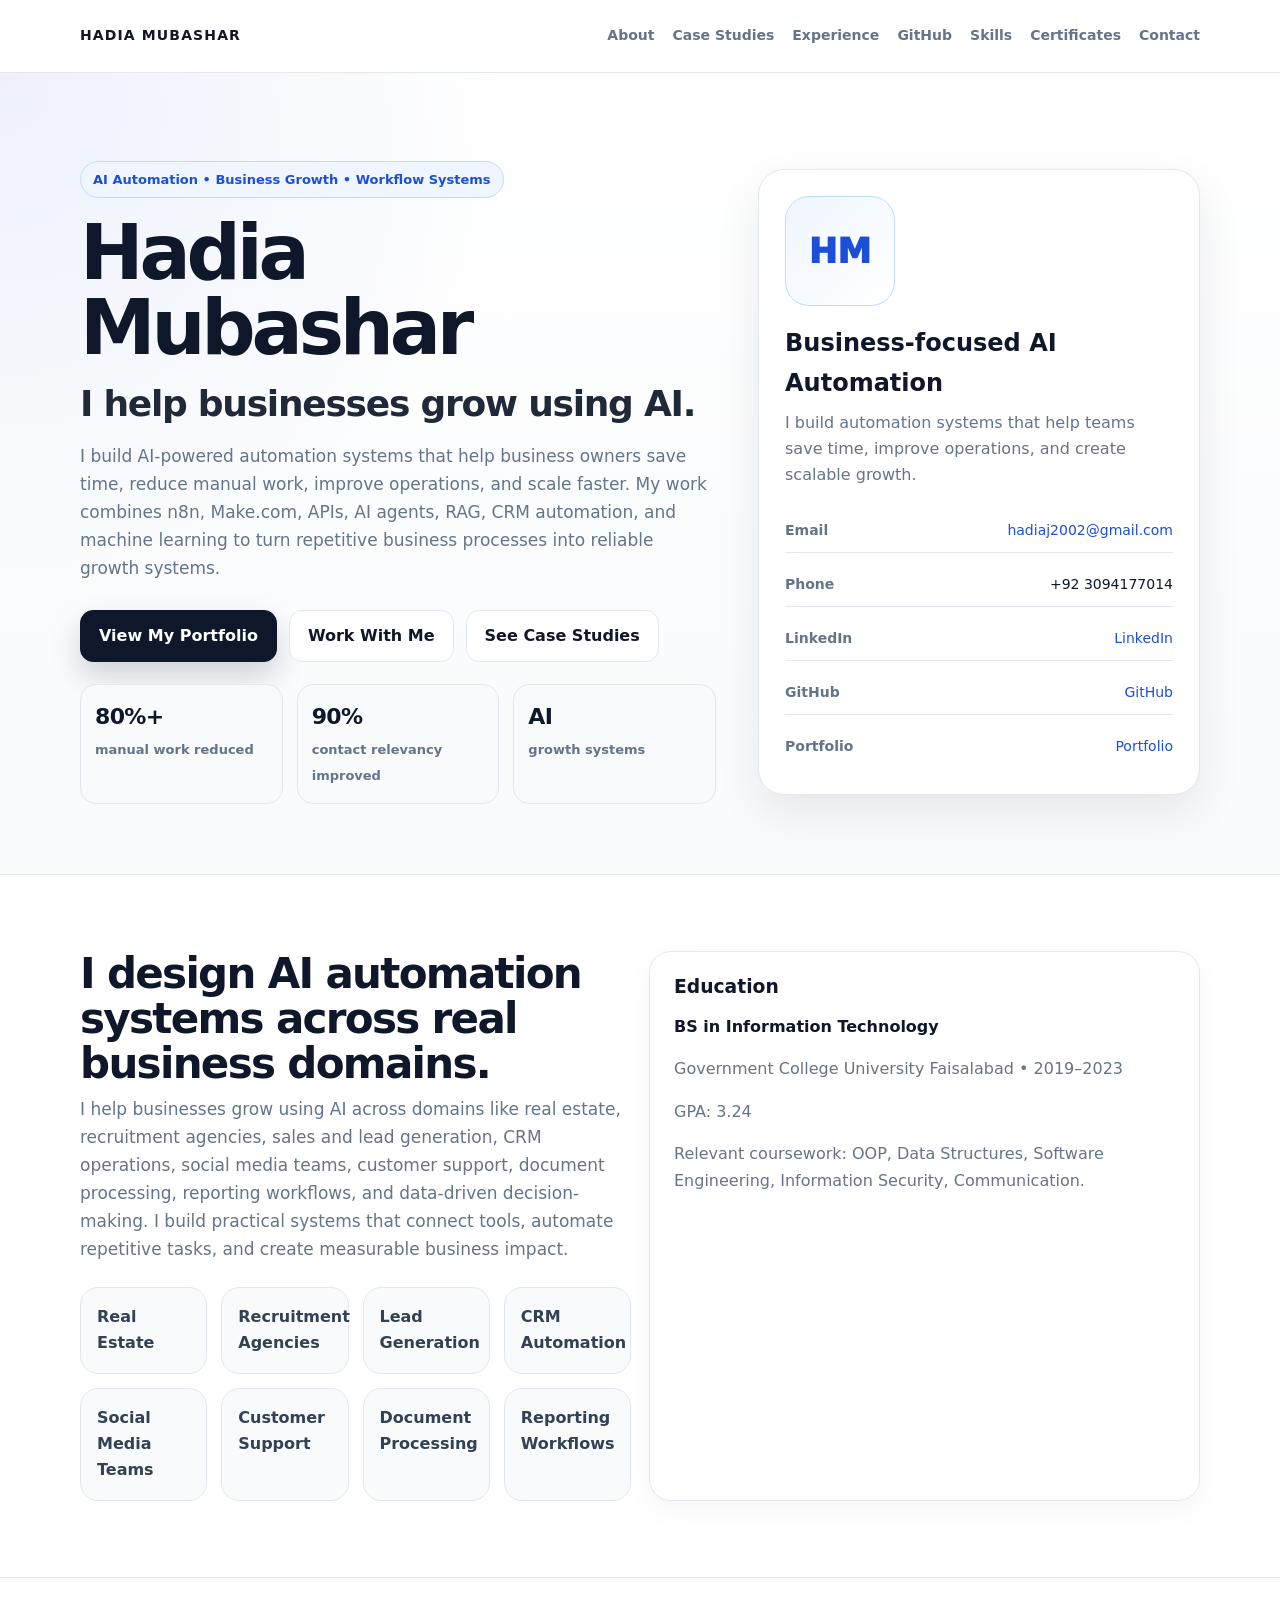
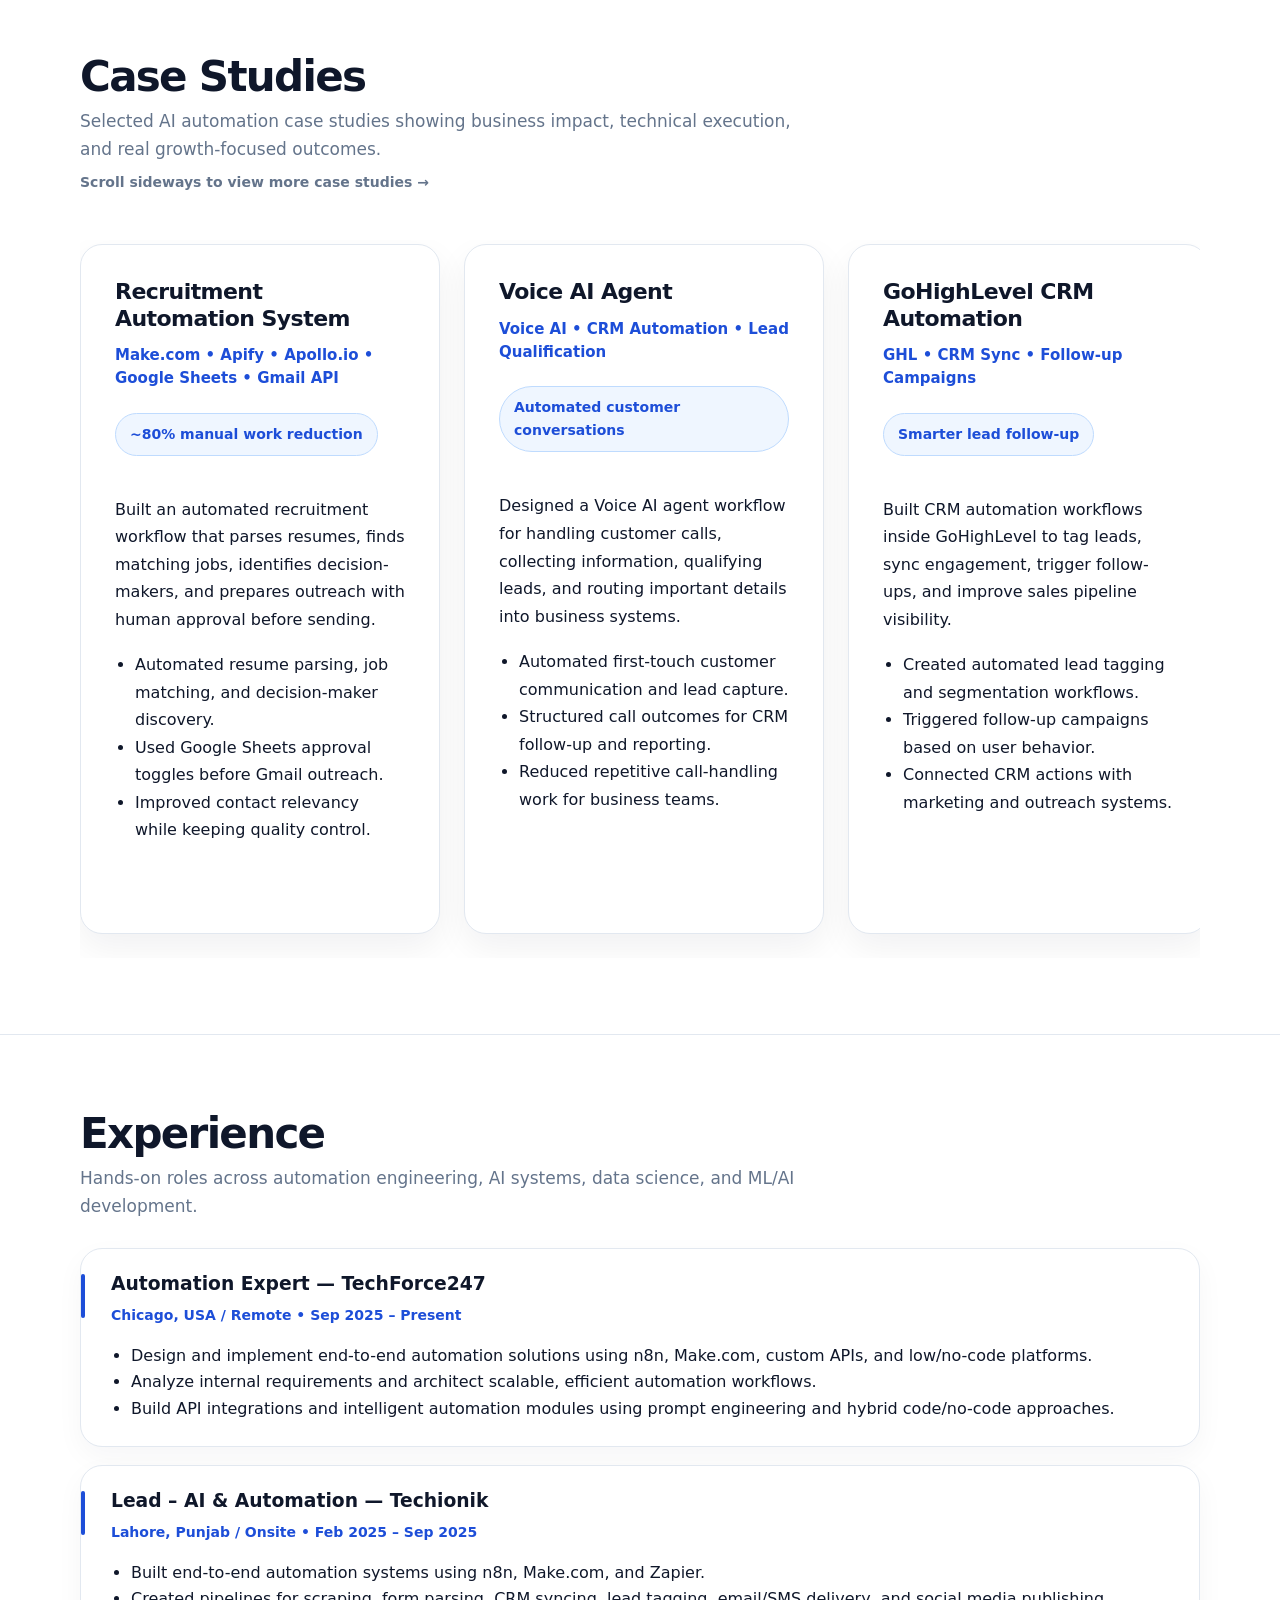
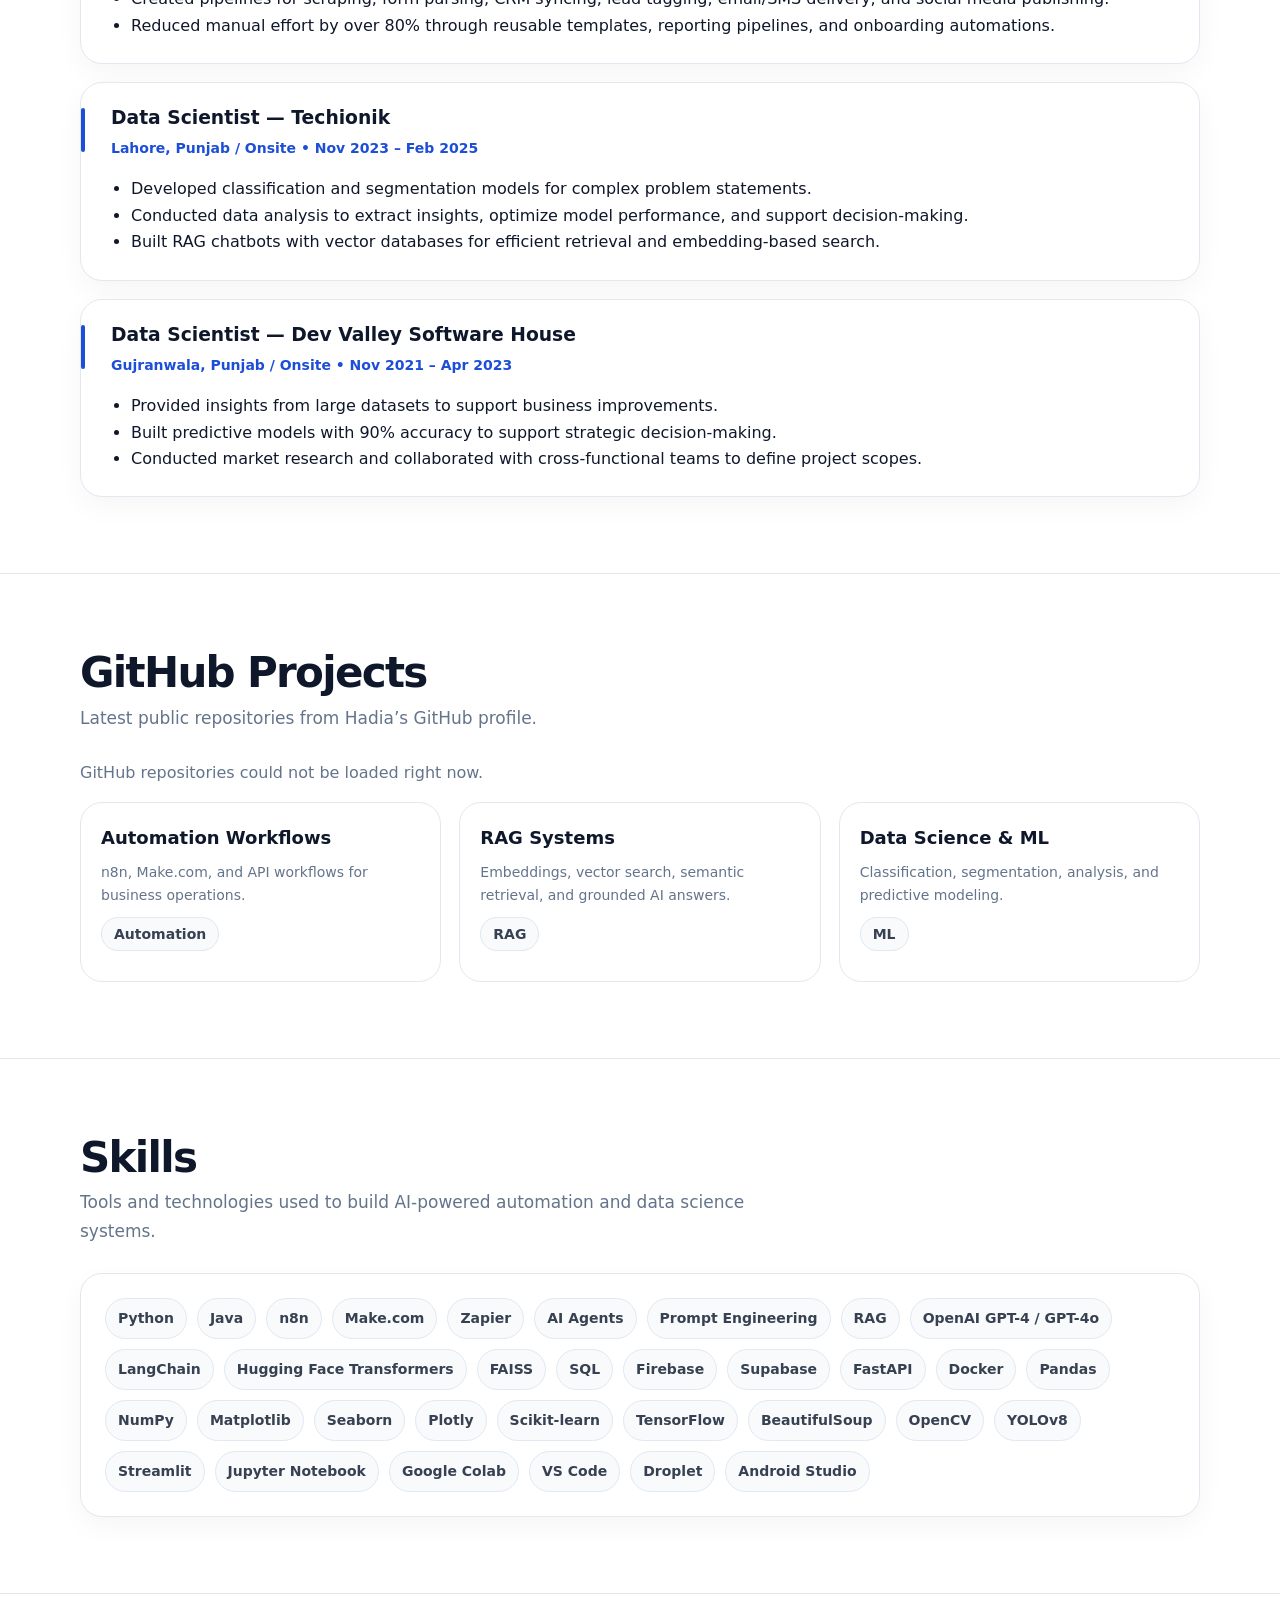
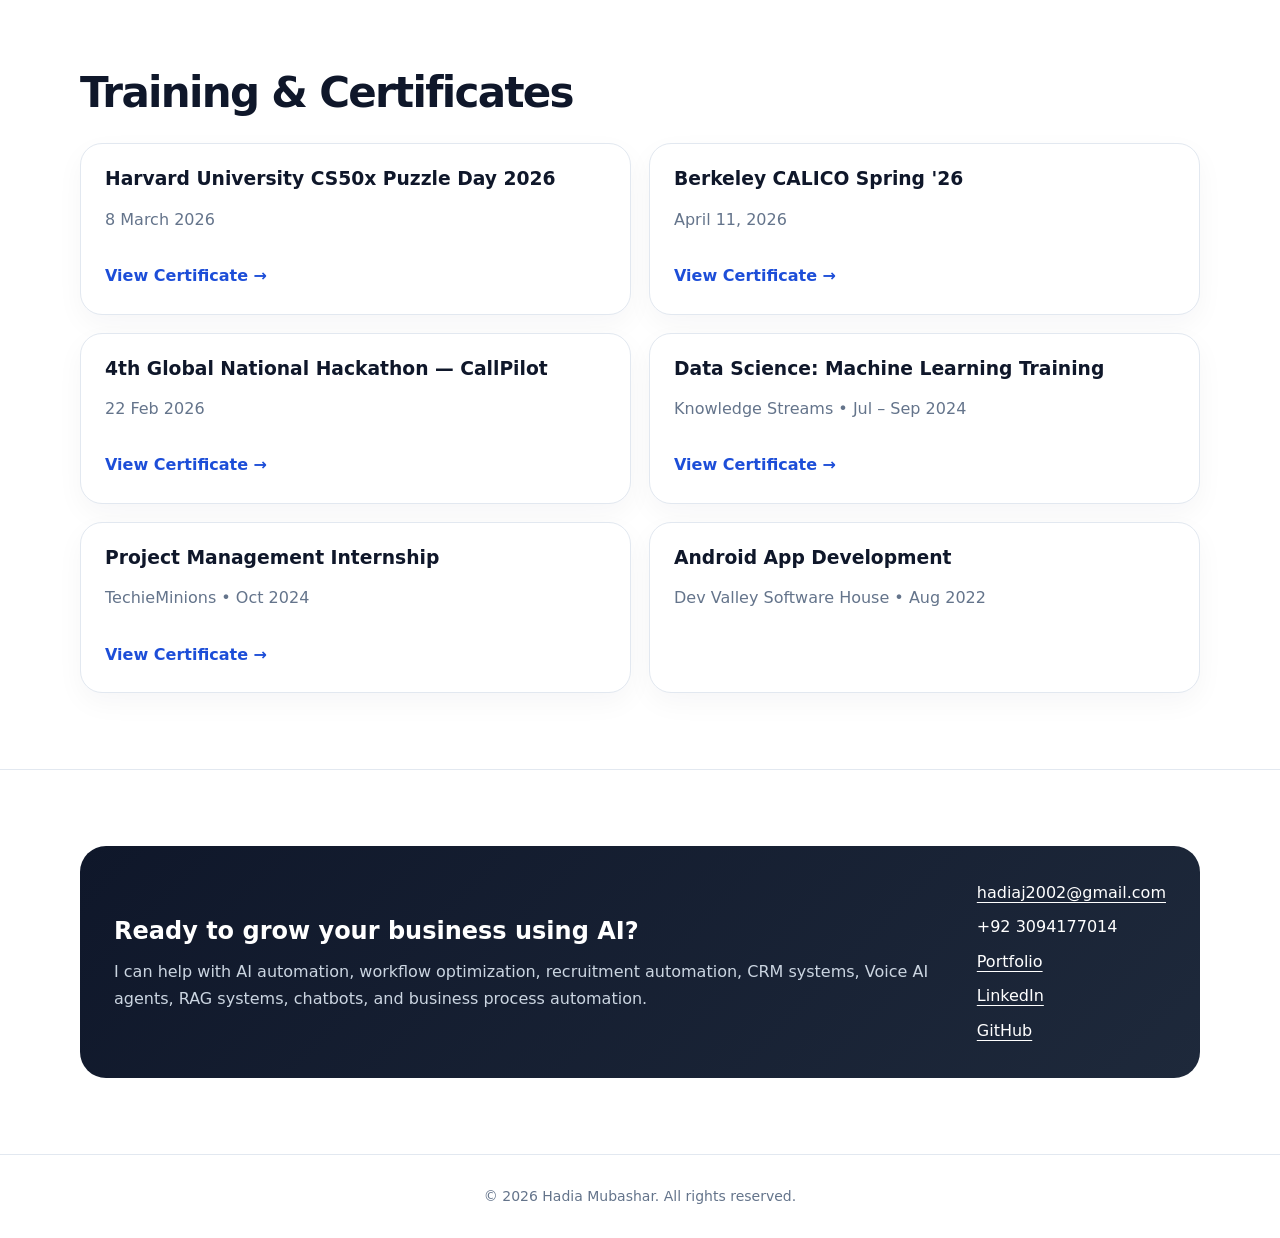
<file: index.html>
<!doctype html>
<html lang="en">
<head>
  <meta charset="utf-8" />
  <meta name="viewport" content="width=device-width,initial-scale=1" />
  <title>Hadia Mubashar — AI Automation Engineer</title>
  <meta name="description" content="Hadia Mubashar — AI Automation Engineer helping businesses grow using AI automation." />

  <style>
    :root {
      --bg:#ffffff;
      --text:#0f172a;
      --muted:#64748b;
      --soft:#f8fafc;
      --line:#e2e8f0;
      --accent:#1d4ed8;
      --accent-soft:#eff6ff;
      --card:#ffffff;
      --shadow:0 18px 45px rgba(15,23,42,.08);
      --radius:22px;
    }

    * { box-sizing:border-box; }
    html { scroll-behavior:smooth; }
    body {
      margin:0;
      font-family:Inter,ui-sans-serif,system-ui,-apple-system,BlinkMacSystemFont,"Segoe UI",Arial,sans-serif;
      background:var(--bg);
      color:var(--text);
      line-height:1.65;
    }

    a { color:var(--accent); text-decoration:none; }
    a:hover { text-decoration:underline; }

    .container { width:min(1120px,calc(100% - 40px)); margin:0 auto; }

    .topbar {
      position:sticky; top:0; z-index:20;
      background:rgba(255,255,255,.92);
      backdrop-filter:blur(12px);
      border-bottom:1px solid var(--line);
    }

    .topbar-inner {
      min-height:72px; display:flex; justify-content:space-between; align-items:center; gap:18px;
    }

    .brand { font-weight:900; letter-spacing:.08em; font-size:14px; }
    .nav { display:flex; gap:18px; flex-wrap:wrap; font-size:14px; font-weight:700; }
    .nav a { color:var(--muted); }
    .nav a:hover { color:var(--text); text-decoration:none; }

    .hero {
      padding:88px 0 70px;
      background:radial-gradient(circle at top left, rgba(29,78,216,.08), transparent 34%),
                 linear-gradient(180deg,#ffffff 0%,#f8fafc 100%);
      border-bottom:1px solid var(--line);
    }

    .hero-grid {
      display:grid; grid-template-columns:1.18fr .82fr; gap:42px; align-items:center;
    }

    .eyebrow {
      display:inline-flex; padding:7px 12px; border:1px solid #bfdbfe; border-radius:999px;
      background:var(--accent-soft); color:var(--accent); font-size:13px; font-weight:800; margin-bottom:18px;
    }

    h1 {
      font-size:clamp(44px,7vw,76px);
      line-height:.98; margin:0 0 18px; letter-spacing:-.055em;
    }

    .subtitle {
      font-size:clamp(24px,3vw,36px);
      color:#1f2937; max-width:820px; margin:0 0 16px; font-weight:800; line-height:1.18;
      letter-spacing:-.035em;
    }

    .hero-copy { color:var(--muted); max-width:760px; margin:0; font-size:17px; }

    .hero-actions { display:flex; flex-wrap:wrap; gap:12px; margin-top:28px; }

    .btn {
      display:inline-flex; align-items:center; justify-content:center; border-radius:13px;
      padding:12px 18px; font-weight:850; border:1px solid var(--line);
      transition:transform .2s ease, box-shadow .2s ease, background .2s ease;
    }
    .btn:hover { transform:translateY(-2px); text-decoration:none; }
    .btn-primary { background:var(--text); color:#fff; border-color:var(--text); box-shadow:0 14px 30px rgba(15,23,42,.18); }
    .btn-primary:hover { color:#fff; }
    .btn-secondary { background:#fff; color:var(--text); }

    .profile-card {
      background:var(--card); border:1px solid var(--line); border-radius:26px;
      box-shadow:var(--shadow); padding:26px;
    }

    .profile-photo {
      width:110px; height:110px; border-radius:24px;
      background:linear-gradient(135deg,#eff6ff,#fff);
      border:1px solid #bfdbfe; display:grid; place-items:center; color:var(--accent);
      font-size:34px; font-weight:950; margin-bottom:18px; overflow:hidden;
    }

    .mini-list { display:grid; gap:10px; margin-top:20px; }
    .mini-row {
      display:flex; justify-content:space-between; gap:14px; border-bottom:1px solid var(--line);
      padding:10px 0; font-size:14px;
    }
    .mini-row span:first-child { color:var(--muted); font-weight:800; }
    .mini-row:last-child { border-bottom:0; }

    .stats { display:grid; grid-template-columns:repeat(3,1fr); gap:14px; margin-top:22px; }
    .stat { background:var(--soft); border:1px solid var(--line); border-radius:16px; padding:14px; }
    .stat strong { display:block; font-size:22px; letter-spacing:-.03em; }
    .stat span { color:var(--muted); font-size:13px; font-weight:700; }

    .section { padding:76px 0; border-bottom:1px solid var(--line); }
    .section-header { display:flex; align-items:end; justify-content:space-between; gap:18px; margin-bottom:28px; }
    .section-title {
      margin:0; font-size:clamp(30px,4vw,42px); letter-spacing:-.04em; line-height:1.08;
    }
    .section-note { margin:8px 0 0; color:var(--muted); max-width:740px; font-size:17px; }

    .grid-2 { display:grid; grid-template-columns:repeat(2,minmax(0,1fr)); gap:18px; }
    .grid-3 { display:grid; grid-template-columns:repeat(3,minmax(0,1fr)); gap:18px; }

    .card {
      background:var(--card); border:1px solid var(--line); border-radius:var(--radius);
      padding:24px; box-shadow:0 10px 28px rgba(15,23,42,.04);
    }
    .card h2,.card h3 { margin-top:0; margin-bottom:8px; line-height:1.2; }
    .meta { color:var(--accent); font-weight:850; font-size:14px; margin-bottom:10px; }
    .muted { color:var(--muted); }
    ul { padding-left:20px; margin-bottom:0; }

    .domain-grid { display:grid; grid-template-columns:repeat(4,minmax(0,1fr)); gap:14px; margin-top:24px; }
    .domain {
      padding:16px; border:1px solid var(--line); border-radius:18px; background:var(--soft);
      font-weight:800; color:#334155;
    }

    .scroll-hint { color:var(--muted); font-size:14px; font-weight:700; margin:8px 0 18px; }
    .case-scroll {
      display:grid;
      grid-auto-flow:column;
      grid-auto-columns:minmax(360px,31%);
      gap:24px;
      overflow-x:auto;
      overscroll-behavior-inline:contain;
      scroll-snap-type:inline mandatory;
      padding:4px 4px 24px;
      scrollbar-width:thin;
    }
    .case-scroll::-webkit-scrollbar { height:10px; }
    .case-scroll::-webkit-scrollbar-track { background:var(--soft); border-radius:999px; }
    .case-scroll::-webkit-scrollbar-thumb { background:#cbd5e1; border-radius:999px; }

    .case-card {
      scroll-snap-align:start;
      border-radius:22px;
      padding:34px;
      min-height:100%;
      border:1px solid var(--line);
      background:#fff;
      box-shadow:0 14px 34px rgba(15,23,42,.06);
      transition:transform .25s ease, box-shadow .25s ease, border-color .25s ease;
    }
    .case-card:hover {
      transform:translateY(-6px);
      box-shadow:0 22px 44px rgba(15,23,42,.10);
      border-color:#bfdbfe;
    }
    .case-card h3 { font-size:22px; letter-spacing:-.025em; margin-bottom:12px; color:var(--text); }
    .case-card .meta { font-size:15px; line-height:1.55; margin-bottom:22px; }
    .case-card p,.case-card li { font-size:16px; line-height:1.72; }
    .result-badge {
      display:inline-flex; width:fit-content; margin:0 0 24px; font-size:14px; padding:9px 14px;
      border:1px solid #bfdbfe; background:var(--accent-soft); color:var(--accent);
      border-radius:999px; font-weight:900;
    }
    .case-card ul { margin-top:18px; }

    .timeline { display:grid; gap:18px; }
    .experience-card { position:relative; padding-left:30px; }
    .experience-card::before {
      content:""; position:absolute; top:25px; left:0; width:4px; height:44px;
      background:var(--accent); border-radius:999px;
    }

    .chips { display:flex; flex-wrap:wrap; gap:10px; }
    .chip {
      padding:8px 12px; border-radius:999px; border:1px solid var(--line); background:var(--soft);
      color:#374151; font-size:14px; font-weight:750;
    }

    .repo-list { display:grid; grid-template-columns:repeat(3,minmax(0,1fr)); gap:18px; }
    .repo-card { background:#fff; border:1px solid var(--line); border-radius:var(--radius); padding:20px; min-height:180px; }
    .repo-card h3 { margin:0 0 8px; font-size:18px; }
    .repo-card p { color:var(--muted); margin:0 0 14px; font-size:14px; }

    .cert-link { display:inline-flex; margin-top:14px; font-weight:850; color:var(--accent); }

    .contact-box {
      background:linear-gradient(135deg,#0f172a,#1e293b); color:#fff; border-radius:26px; padding:34px;
      display:grid; grid-template-columns:1fr auto; gap:24px; align-items:center;
    }
    .contact-box .muted { color:#cbd5e1; }
    .contact-box a { color:#fff; text-decoration:underline; text-underline-offset:4px; }

    .footer { padding:30px 0; color:var(--muted); text-align:center; font-size:14px; }

    .fade-up { opacity:0; transform:translateY(24px); transition:opacity .75s ease, transform .75s ease; }
    .fade-up.visible { opacity:1; transform:translateY(0); }

    @media (max-width:1000px) {
      .case-scroll { grid-auto-columns:minmax(290px,86%); }
      .domain-grid { grid-template-columns:repeat(2,minmax(0,1fr)); }
    }
    @media (max-width:900px) {
      .hero-grid,.grid-2,.grid-3,.repo-list,.contact-box { grid-template-columns:1fr; }
      .topbar-inner { flex-direction:column; align-items:flex-start; padding:16px 0; }
      .hero { padding-top:56px; }
      .stats { grid-template-columns:1fr; }
      .section-header { display:block; }
    }
  </style>
</head>

<body>
  <header class="topbar">
    <div class="container topbar-inner">
      <div class="brand">HADIA MUBASHAR</div>
      <nav class="nav">
        <a href="#about">About</a>
        <a href="#case-studies">Case Studies</a>
        <a href="#experience">Experience</a>
        <a href="#github">GitHub</a>
        <a href="#skills">Skills</a>
        <a href="#certificates">Certificates</a>
        <a href="#contact">Contact</a>
      </nav>
    </div>
  </header>

  <section class="hero fade-up" id="home">
    <div class="container hero-grid">
      <div>
        <div class="eyebrow">AI Automation • Business Growth • Workflow Systems</div>
        <h1>Hadia Mubashar</h1>
        <p class="subtitle">I help businesses grow using AI.</p>
        <p class="hero-copy">
          I build AI-powered automation systems that help business owners save time, reduce manual work,
          improve operations, and scale faster. My work combines n8n, Make.com, APIs, AI agents, RAG,
          CRM automation, and machine learning to turn repetitive business processes into reliable growth systems.
        </p>

        <div class="hero-actions">
          <a class="btn btn-primary" href="https://hadiamubashar.github.io/portfolio/" target="_blank" rel="noreferrer">View My Portfolio</a>
          <a class="btn btn-secondary" href="mailto:hadiaj2002@gmail.com">Work With Me</a>
          <a class="btn btn-secondary" href="#case-studies">See Case Studies</a>
        </div>

        <div class="stats">
          <div class="stat"><strong>80%+</strong><span>manual work reduced</span></div>
          <div class="stat"><strong>90%</strong><span>contact relevancy improved</span></div>
          <div class="stat"><strong>AI</strong><span>growth systems</span></div>
        </div>
      </div>

      <aside class="profile-card fade-up">
        <div class="profile-photo">HM</div>
        <h2 style="margin:0 0 6px;">Business-focused AI Automation</h2>
        <p class="muted" style="margin:0;">I build automation systems that help teams save time, improve operations, and create scalable growth.</p>

        <div class="mini-list">
          <div class="mini-row"><span>Email</span><a href="mailto:hadiaj2002@gmail.com">hadiaj2002@gmail.com</a></div>
          <div class="mini-row"><span>Phone</span><span>+92 3094177014</span></div>
          <div class="mini-row"><span>LinkedIn</span><a href="https://www.linkedin.com/in/hadia-mubashar/" target="_blank" rel="noreferrer">LinkedIn</a></div>
          <div class="mini-row"><span>GitHub</span><a href="https://github.com/HadiaMubashar" target="_blank" rel="noreferrer">GitHub</a></div>
          <div class="mini-row"><span>Portfolio</span><a href="https://hadiamubashar.github.io/portfolio/" target="_blank" rel="noreferrer">Portfolio</a></div>
        </div>
      </aside>
    </div>
  </section>

  <main>
    <section class="section fade-up" id="about">
      <div class="container grid-2">
        <div>
          <h2 class="section-title">I design AI automation systems across real business domains.</h2>
          <p class="section-note">
            I help businesses grow using AI across domains like real estate, recruitment agencies,
            sales and lead generation, CRM operations, social media teams, customer support,
            document processing, reporting workflows, and data-driven decision-making. I build practical
            systems that connect tools, automate repetitive tasks, and create measurable business impact.
          </p>
          <div class="domain-grid">
            <div class="domain">Real Estate</div>
            <div class="domain">Recruitment Agencies</div>
            <div class="domain">Lead Generation</div>
            <div class="domain">CRM Automation</div>
            <div class="domain">Social Media Teams</div>
            <div class="domain">Customer Support</div>
            <div class="domain">Document Processing</div>
            <div class="domain">Reporting Workflows</div>
          </div>
        </div>

        <div class="card fade-up">
          <h3>Education</h3>
          <p><strong>BS in Information Technology</strong></p>
          <p class="muted">Government College University Faisalabad • 2019–2023</p>
          <p class="muted">GPA: 3.24</p>
          <p class="muted">Relevant coursework: OOP, Data Structures, Software Engineering, Information Security, Communication.</p>
        </div>
      </div>
    </section>

    <section class="section fade-up" id="case-studies">
      <div class="container">
        <div class="section-header">
          <div>
            <h2 class="section-title">Case Studies</h2>
            <p class="section-note">
              Selected AI automation case studies showing business impact, technical execution, and real growth-focused outcomes.
            </p>
            <p class="scroll-hint">Scroll sideways to view more case studies →</p>
          </div>
        </div>

        <div class="case-scroll">
          <article class="card case-card fade-up">
            <h3>Recruitment Automation System</h3>
            <div class="meta">Make.com • Apify • Apollo.io • Google Sheets • Gmail API</div>
            <div class="result-badge">~80% manual work reduction</div>
            <p>Built an automated recruitment workflow that parses resumes, finds matching jobs, identifies decision-makers, and prepares outreach with human approval before sending.</p>
            <ul>
              <li>Automated resume parsing, job matching, and decision-maker discovery.</li>
              <li>Used Google Sheets approval toggles before Gmail outreach.</li>
              <li>Improved contact relevancy while keeping quality control.</li>
            </ul>
          </article>

          <article class="card case-card fade-up">
            <h3>Voice AI Agent</h3>
            <div class="meta">Voice AI • CRM Automation • Lead Qualification</div>
            <div class="result-badge">Automated customer conversations</div>
            <p>Designed a Voice AI agent workflow for handling customer calls, collecting information, qualifying leads, and routing important details into business systems.</p>
            <ul>
              <li>Automated first-touch customer communication and lead capture.</li>
              <li>Structured call outcomes for CRM follow-up and reporting.</li>
              <li>Reduced repetitive call-handling work for business teams.</li>
            </ul>
          </article>

          <article class="card case-card fade-up">
            <h3>GoHighLevel CRM Automation</h3>
            <div class="meta">GHL • CRM Sync • Follow-up Campaigns</div>
            <div class="result-badge">Smarter lead follow-up</div>
            <p>Built CRM automation workflows inside GoHighLevel to tag leads, sync engagement, trigger follow-ups, and improve sales pipeline visibility.</p>
            <ul>
              <li>Created automated lead tagging and segmentation workflows.</li>
              <li>Triggered follow-up campaigns based on user behavior.</li>
              <li>Connected CRM actions with marketing and outreach systems.</li>
            </ul>
          </article>

          <article class="card case-card fade-up">
            <h3>Knowledge Retrieval Engine (RAG)</h3>
            <div class="meta">LangChain • FAISS • Hugging Face • Vector Search</div>
            <div class="result-badge">Semantic search + grounded answers</div>
            <p>Developed a retrieval engine that processes large text sources, creates vector embeddings, and answers user questions with relevant retrieved context.</p>
            <ul>
              <li>Used FAISS embeddings for fast semantic retrieval.</li>
              <li>Built summarization and contextual Q&A over large text databases.</li>
              <li>Focused on accurate, grounded responses instead of generic AI output.</li>
            </ul>
          </article>

          <article class="card case-card fade-up">
            <h3>AI Social Media Automation Agent</h3>
            <div class="meta">n8n • OpenAI • MidJourney • GoHighLevel CRM</div>
            <div class="result-badge">Ideation to publishing</div>
            <p>Built an AI agent workflow that manages content ideation, caption writing, image prompt creation, scheduling, publishing, and CRM engagement sync.</p>
            <ul>
              <li>Generated brand-aligned captions and creative image prompts.</li>
              <li>Automated scheduling and publishing across social platforms.</li>
              <li>Synced engagement signals to CRM for automated follow-up workflows.</li>
            </ul>
          </article>

          <article class="card case-card fade-up">
            <h3>Prime Street Classification System</h3>
            <div class="meta">Real Estate Data Analysis • NLP • OpenAI Transformers</div>
            <div class="result-badge">Premium-zone detection</div>
            <p>Built a scalable real-estate system to identify streets with higher €/m² values than nearby areas, helping improve valuation accuracy.</p>
            <ul>
              <li>Normalized property listing data and street names.</li>
              <li>Adjusted pricing for inflation and premium-zone effects.</li>
              <li>Generated structured reports for real-estate insights.</li>
            </ul>
          </article>
        </div>
      </div>
    </section>

    <section class="section fade-up" id="experience">
      <div class="container">
        <div class="section-header">
          <div>
            <h2 class="section-title">Experience</h2>
            <p class="section-note">Hands-on roles across automation engineering, AI systems, data science, and ML/AI development.</p>
          </div>
        </div>

        <div class="timeline">
          <article class="card experience-card fade-up">
            <h3>Automation Expert — TechForce247</h3>
            <div class="meta">Chicago, USA / Remote • Sep 2025 – Present</div>
            <ul>
              <li>Design and implement end-to-end automation solutions using n8n, Make.com, custom APIs, and low/no-code platforms.</li>
              <li>Analyze internal requirements and architect scalable, efficient automation workflows.</li>
              <li>Build API integrations and intelligent automation modules using prompt engineering and hybrid code/no-code approaches.</li>
            </ul>
          </article>

          <article class="card experience-card fade-up">
            <h3>Lead – AI & Automation — Techionik</h3>
            <div class="meta">Lahore, Punjab / Onsite • Feb 2025 – Sep 2025</div>
            <ul>
              <li>Built end-to-end automation systems using n8n, Make.com, and Zapier.</li>
              <li>Created pipelines for scraping, form parsing, CRM syncing, lead tagging, email/SMS delivery, and social media publishing.</li>
              <li>Reduced manual effort by over 80% through reusable templates, reporting pipelines, and onboarding automations.</li>
            </ul>
          </article>

          <article class="card experience-card fade-up">
            <h3>Data Scientist — Techionik</h3>
            <div class="meta">Lahore, Punjab / Onsite • Nov 2023 – Feb 2025</div>
            <ul>
              <li>Developed classification and segmentation models for complex problem statements.</li>
              <li>Conducted data analysis to extract insights, optimize model performance, and support decision-making.</li>
              <li>Built RAG chatbots with vector databases for efficient retrieval and embedding-based search.</li>
            </ul>
          </article>

          <article class="card experience-card fade-up">
            <h3>Data Scientist — Dev Valley Software House</h3>
            <div class="meta">Gujranwala, Punjab / Onsite • Nov 2021 – Apr 2023</div>
            <ul>
              <li>Provided insights from large datasets to support business improvements.</li>
              <li>Built predictive models with 90% accuracy to support strategic decision-making.</li>
              <li>Conducted market research and collaborated with cross-functional teams to define project scopes.</li>
            </ul>
          </article>
        </div>
      </div>
    </section>

    <section class="section fade-up" id="github">
      <div class="container">
        <div class="section-header">
          <div>
            <h2 class="section-title">GitHub Projects</h2>
            <p class="section-note">Latest public repositories from Hadia’s GitHub profile.</p>
          </div>
        </div>

        <div id="repoStatus" class="muted" style="margin-bottom:16px;">Loading public GitHub repositories...</div>
        <div id="repoList" class="repo-list">
          <article class="repo-card"><h3>Automation Workflows</h3><p>n8n, Make.com, and API workflows for business operations.</p><span class="chip">Automation</span></article>
          <article class="repo-card"><h3>RAG Systems</h3><p>Embeddings, vector search, semantic retrieval, and grounded AI answers.</p><span class="chip">RAG</span></article>
          <article class="repo-card"><h3>Data Science & ML</h3><p>Classification, segmentation, analysis, and predictive modeling.</p><span class="chip">ML</span></article>
        </div>
      </div>
    </section>

    <section class="section fade-up" id="skills">
      <div class="container">
        <div class="section-header">
          <div>
            <h2 class="section-title">Skills</h2>
            <p class="section-note">Tools and technologies used to build AI-powered automation and data science systems.</p>
          </div>
        </div>

        <div class="card fade-up">
          <div class="chips">
            <span class="chip">Python</span><span class="chip">Java</span><span class="chip">n8n</span><span class="chip">Make.com</span><span class="chip">Zapier</span>
            <span class="chip">AI Agents</span><span class="chip">Prompt Engineering</span><span class="chip">RAG</span><span class="chip">OpenAI GPT-4 / GPT-4o</span>
            <span class="chip">LangChain</span><span class="chip">Hugging Face Transformers</span><span class="chip">FAISS</span><span class="chip">SQL</span>
            <span class="chip">Firebase</span><span class="chip">Supabase</span><span class="chip">FastAPI</span><span class="chip">Docker</span>
            <span class="chip">Pandas</span><span class="chip">NumPy</span><span class="chip">Matplotlib</span><span class="chip">Seaborn</span>
            <span class="chip">Plotly</span><span class="chip">Scikit-learn</span><span class="chip">TensorFlow</span><span class="chip">BeautifulSoup</span>
            <span class="chip">OpenCV</span><span class="chip">YOLOv8</span><span class="chip">Streamlit</span><span class="chip">Jupyter Notebook</span>
            <span class="chip">Google Colab</span><span class="chip">VS Code</span><span class="chip">Droplet</span><span class="chip">Android Studio</span>
          </div>
        </div>
      </div>
    </section>

    <section class="section fade-up" id="certificates">
      <div class="container">
        <div class="section-header">
          <div>
            <h2 class="section-title">Training & Certificates</h2>
          </div>
        </div>

        <div class="grid-2">
          <article class="card fade-up">
            <h3>Harvard University CS50x Puzzle Day 2026</h3>
            <p class="muted">8 March 2026</p>
            <a class="cert-link" href="https://drive.google.com/file/d/1s0rEgX4c4RNOcwZhE4A9QngCu1BzQUWk/view?usp=drive_link" target="_blank" rel="noreferrer">View Certificate →</a>
          </article>

          <article class="card fade-up">
            <h3>Berkeley CALICO Spring '26</h3>
            <p class="muted">April 11, 2026</p>
            <a class="cert-link" href="https://drive.google.com/file/d/141whKXjEwCunE52K6fv_oi3qEcRtKR_A/view?usp=sharing" target="_blank" rel="noreferrer">View Certificate →</a>
          </article>

          <article class="card fade-up">
            <h3>4th Global National Hackathon — CallPilot</h3>
            <p class="muted">22 Feb 2026</p>
            <a class="cert-link" href="https://drive.google.com/file/d/1RfRGDyEciyOn0qb3_xqL2e-466W4nHzY/view?usp=drive_link" target="_blank" rel="noreferrer">View Certificate →</a>
          </article>

          <article class="card fade-up">
            <h3>Data Science: Machine Learning Training</h3>
            <p class="muted">Knowledge Streams • Jul – Sep 2024</p>
            <a class="cert-link" href="https://drive.google.com/file/d/1d1r1iP-gQBYZKrZMtq_hJq53hEU9WMjp/view?usp=drive_link" target="_blank" rel="noreferrer">View Certificate →</a>
          </article>

          <article class="card fade-up">
            <h3>Project Management Internship</h3>
            <p class="muted">TechieMinions • Oct 2024</p>
            <a class="cert-link" href="https://drive.google.com/file/d/1dzwsrcPXFBH-0VkGVCvenO6fg6EuCDfs/view?usp=drive_link" target="_blank" rel="noreferrer">View Certificate →</a>
          </article>

          <article class="card fade-up">
            <h3>Android App Development</h3>
            <p class="muted">Dev Valley Software House • Aug 2022</p>
          </article>
        </div>
      </div>
    </section>

    <section class="section fade-up" id="contact">
      <div class="container">
        <div class="contact-box">
          <div>
            <h2 style="margin:0 0 8px;">Ready to grow your business using AI?</h2>
            <p class="muted" style="margin:0;">
              I can help with AI automation, workflow optimization, recruitment automation, CRM systems, Voice AI agents, RAG systems, chatbots, and business process automation.
            </p>
          </div>
          <div>
            <p style="margin:0 0 8px;"><a href="mailto:hadiaj2002@gmail.com">hadiaj2002@gmail.com</a></p>
            <p style="margin:0 0 8px;">+92 3094177014</p>
            <p style="margin:0 0 8px;"><a href="https://hadiamubashar.github.io/portfolio/" target="_blank" rel="noreferrer">Portfolio</a></p>
            <p style="margin:0 0 8px;"><a href="https://www.linkedin.com/in/hadia-mubashar/" target="_blank" rel="noreferrer">LinkedIn</a></p>
            <p style="margin:0;"><a href="https://github.com/HadiaMubashar" target="_blank" rel="noreferrer">GitHub</a></p>
          </div>
        </div>
      </div>
    </section>
  </main>

  <footer class="footer">© 2026 Hadia Mubashar. All rights reserved.</footer>

  <script>
    const GITHUB_USERNAME = "HadiaMubashar";
    const repoStatus = document.getElementById("repoStatus");
    const repoList = document.getElementById("repoList");

    async function loadRepos() {
      try {
        const response = await fetch(`https://api.github.com/users/${GITHUB_USERNAME}/repos?sort=updated&per_page=6`);
        if (!response.ok) {
          repoStatus.textContent = "Could not load GitHub repositories right now.";
          return;
        }
        const repos = await response.json();
        const usefulRepos = repos.filter(repo => !repo.fork).slice(0, 6);
        if (!usefulRepos.length) {
          repoStatus.textContent = "No public repositories found yet.";
          return;
        }
        repoStatus.textContent = "Latest public repositories from GitHub.";
        repoList.innerHTML = usefulRepos.map(repo => `
          <article class="repo-card fade-up visible">
            <h3><a href="${repo.html_url}" target="_blank" rel="noreferrer">${repo.name}</a></h3>
            <p>${repo.description || "Public GitHub project by Hadia Mubashar."}</p>
            <span class="chip">${repo.language || "Project"}</span>
          </article>
        `).join("");
      } catch (error) {
        repoStatus.textContent = "GitHub repositories could not be loaded right now.";
      }
    }
    loadRepos();

    const animatedItems = document.querySelectorAll(".fade-up");
    const observer = new IntersectionObserver((entries) => {
      entries.forEach((entry) => {
        if (entry.isIntersecting) {
          entry.target.classList.add("visible");
          observer.unobserve(entry.target);
        }
      });
    }, { threshold: 0.12 });
    animatedItems.forEach((item) => observer.observe(item));
  </script>
</body>
</html>
</file>
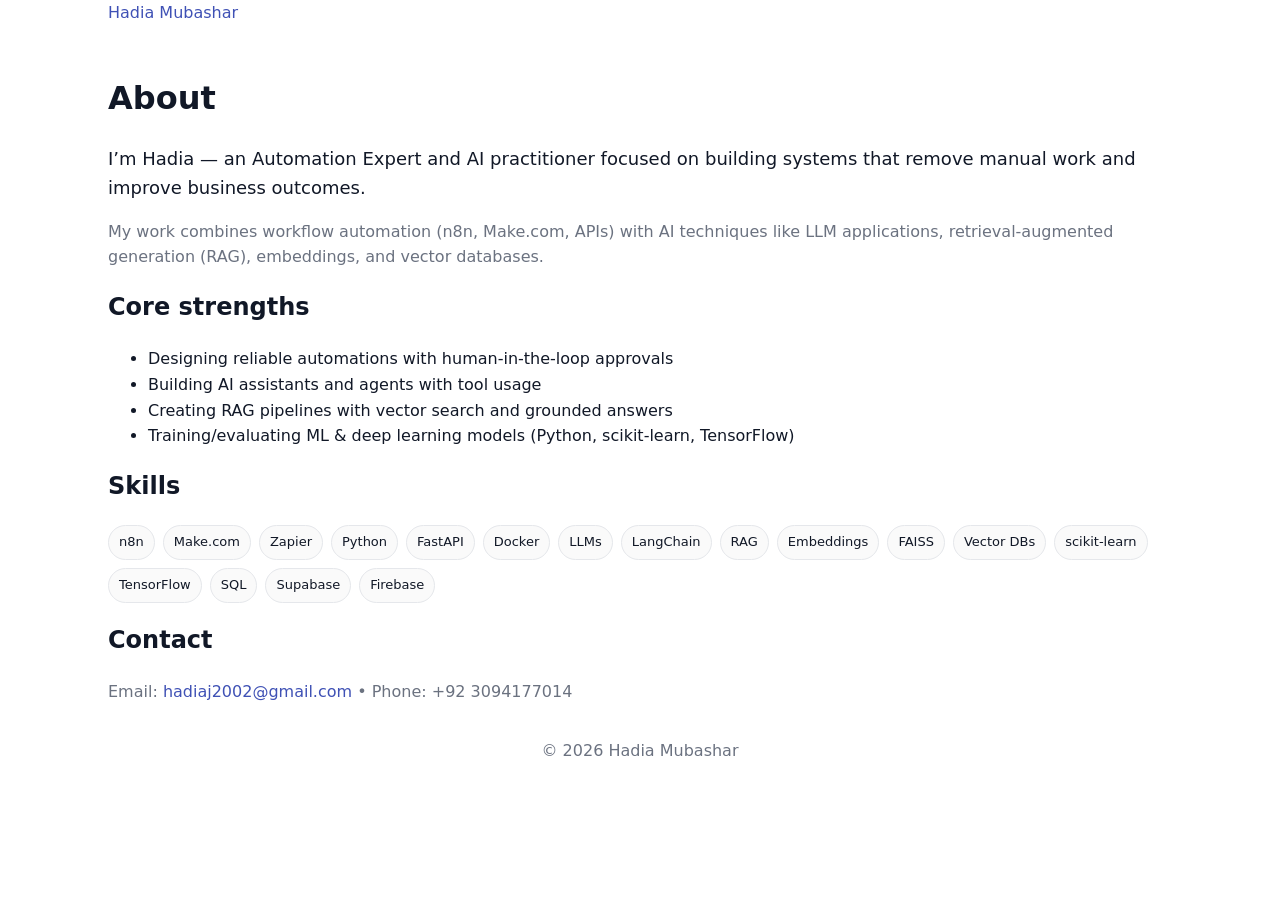
<file: about.html>
<!doctype html>
<html lang="en">
<head>
  <meta charset="utf-8" />
  <meta name="viewport" content="width=device-width,initial-scale=1" />
  <title>About — Hadia Mubashar</title>
  <meta name="description" content="About Hadia Mubashar — Automation and AI builder." />
  <link rel="icon" href="./assets/favicon.svg" />
  <link rel="stylesheet" href="./assets/styles.css" />
</head>
<body>
  <header class="site-header">
    <div class="container header-inner">
      <a class="logo" href="./">Hadia Mubashar</a>
      <nav class="nav">
        <a href="./">Home</a>
        <a href="./blog.html">Blog</a>
        <a href="./projects.html">Projects</a>
        <a class="active" href="./about.html">About</a>
      </nav>
    </div>
  </header>

  <main class="container page">
    <h1 class="page-title">About</h1>

    <section class="card">
      <p class="lead">
        I’m Hadia — an Automation Expert and AI practitioner focused on building systems that remove manual work
        and improve business outcomes.
      </p>

      <p class="muted">
        My work combines workflow automation (n8n, Make.com, APIs) with AI techniques like LLM applications,
        retrieval-augmented generation (RAG), embeddings, and vector databases.
      </p>

      <h2 style="margin-top:18px">Core strengths</h2>
      <ul class="list">
        <li>Designing reliable automations with human-in-the-loop approvals</li>
        <li>Building AI assistants and agents with tool usage</li>
        <li>Creating RAG pipelines with vector search and grounded answers</li>
        <li>Training/evaluating ML & deep learning models (Python, scikit-learn, TensorFlow)</li>
      </ul>

      <h2 style="margin-top:18px">Skills</h2>
      <div class="chips">
        <span class="chip">n8n</span><span class="chip">Make.com</span><span class="chip">Zapier</span>
        <span class="chip">Python</span><span class="chip">FastAPI</span><span class="chip">Docker</span>
        <span class="chip">LLMs</span><span class="chip">LangChain</span><span class="chip">RAG</span>
        <span class="chip">Embeddings</span><span class="chip">FAISS</span><span class="chip">Vector DBs</span>
        <span class="chip">scikit-learn</span><span class="chip">TensorFlow</span>
        <span class="chip">SQL</span><span class="chip">Supabase</span><span class="chip">Firebase</span>
      </div>

      <h2 style="margin-top:18px">Contact</h2>
      <p class="muted">
        Email: <a id="emailText" href="#">hadiaj2002@gmail.com</a> • Phone: +92 3094177014
      </p>
    </section>

    <footer class="footer">© <span id="year"></span> Hadia Mubashar</footer>
  </main>

  <script src="./assets/config.js"></script>
  <script src="./assets/app.js"></script>
</body>
</html>
</file>
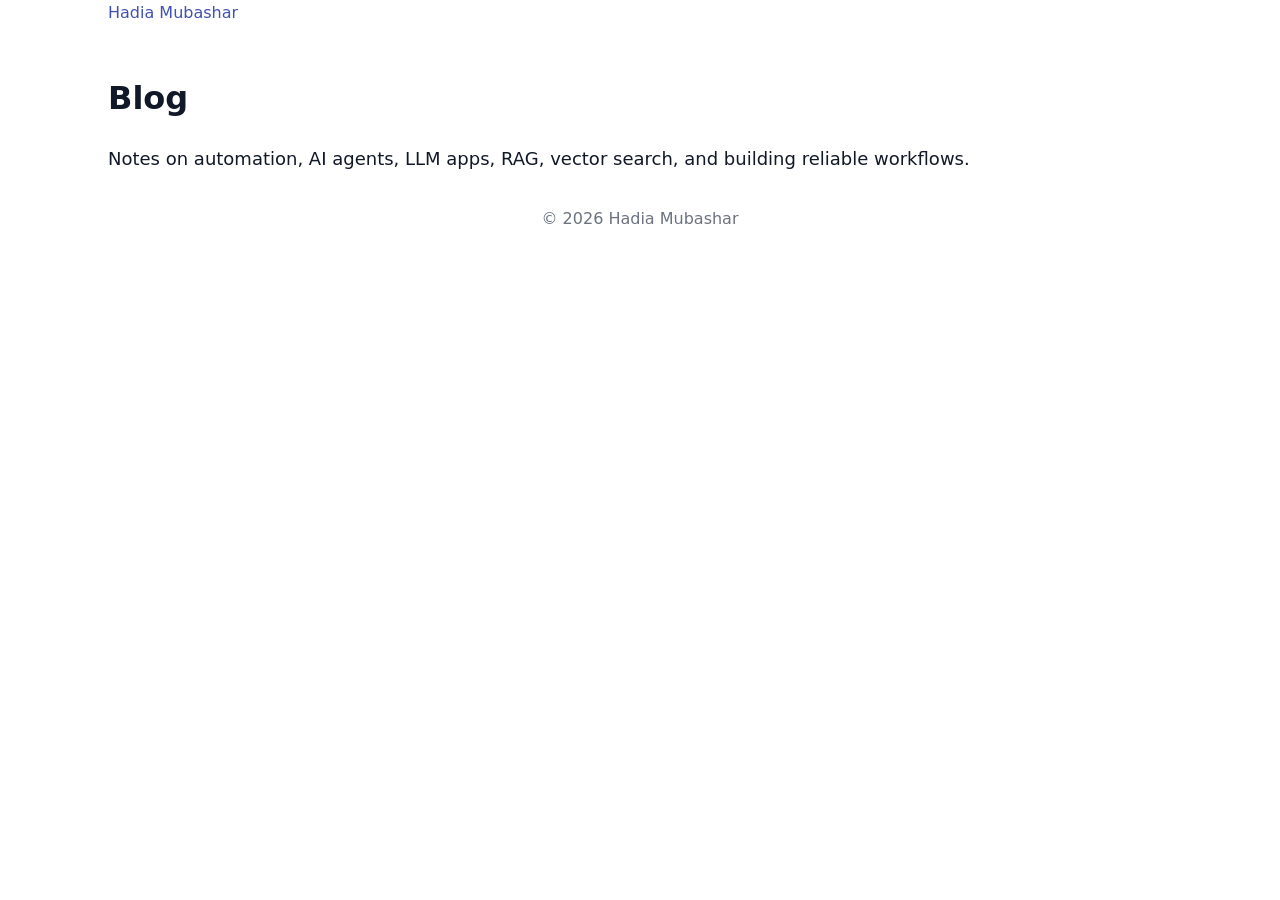
<file: blog.html>
<!doctype html>
<html lang="en">
<head>
  <meta charset="utf-8" />
  <meta name="viewport" content="width=device-width,initial-scale=1" />
  <title>Blog — Hadia Mubashar</title>
  <meta name="description" content="Blog posts on automation, AI agents, RAG, LLM apps, and building reliable systems." />
  <link rel="icon" href="./assets/favicon.svg" />
  <link rel="stylesheet" href="./assets/styles.css" />
</head>
<body>
  <header class="site-header">
    <div class="container header-inner">
      <a class="logo" href="./">Hadia Mubashar</a>
      <nav class="nav">
        <a href="./">Home</a>
        <a class="active" href="./blog.html">Blog</a>
        <a href="./projects.html">Projects</a>
        <a href="./about.html">About</a>
      </nav>
    </div>
  </header>

  <main class="container page">
    <h1 class="page-title">Blog</h1>
    <p class="lead">Notes on automation, AI agents, LLM apps, RAG, vector search, and building reliable workflows.</p>

    <div class="posts" id="allPosts"></div>

    <footer class="footer">© <span id="year"></span> Hadia Mubashar</footer>
  </main>

  <script src="./assets/config.js"></script>
  <script src="./assets/app.js"></script>
</body>
</html>
</file>
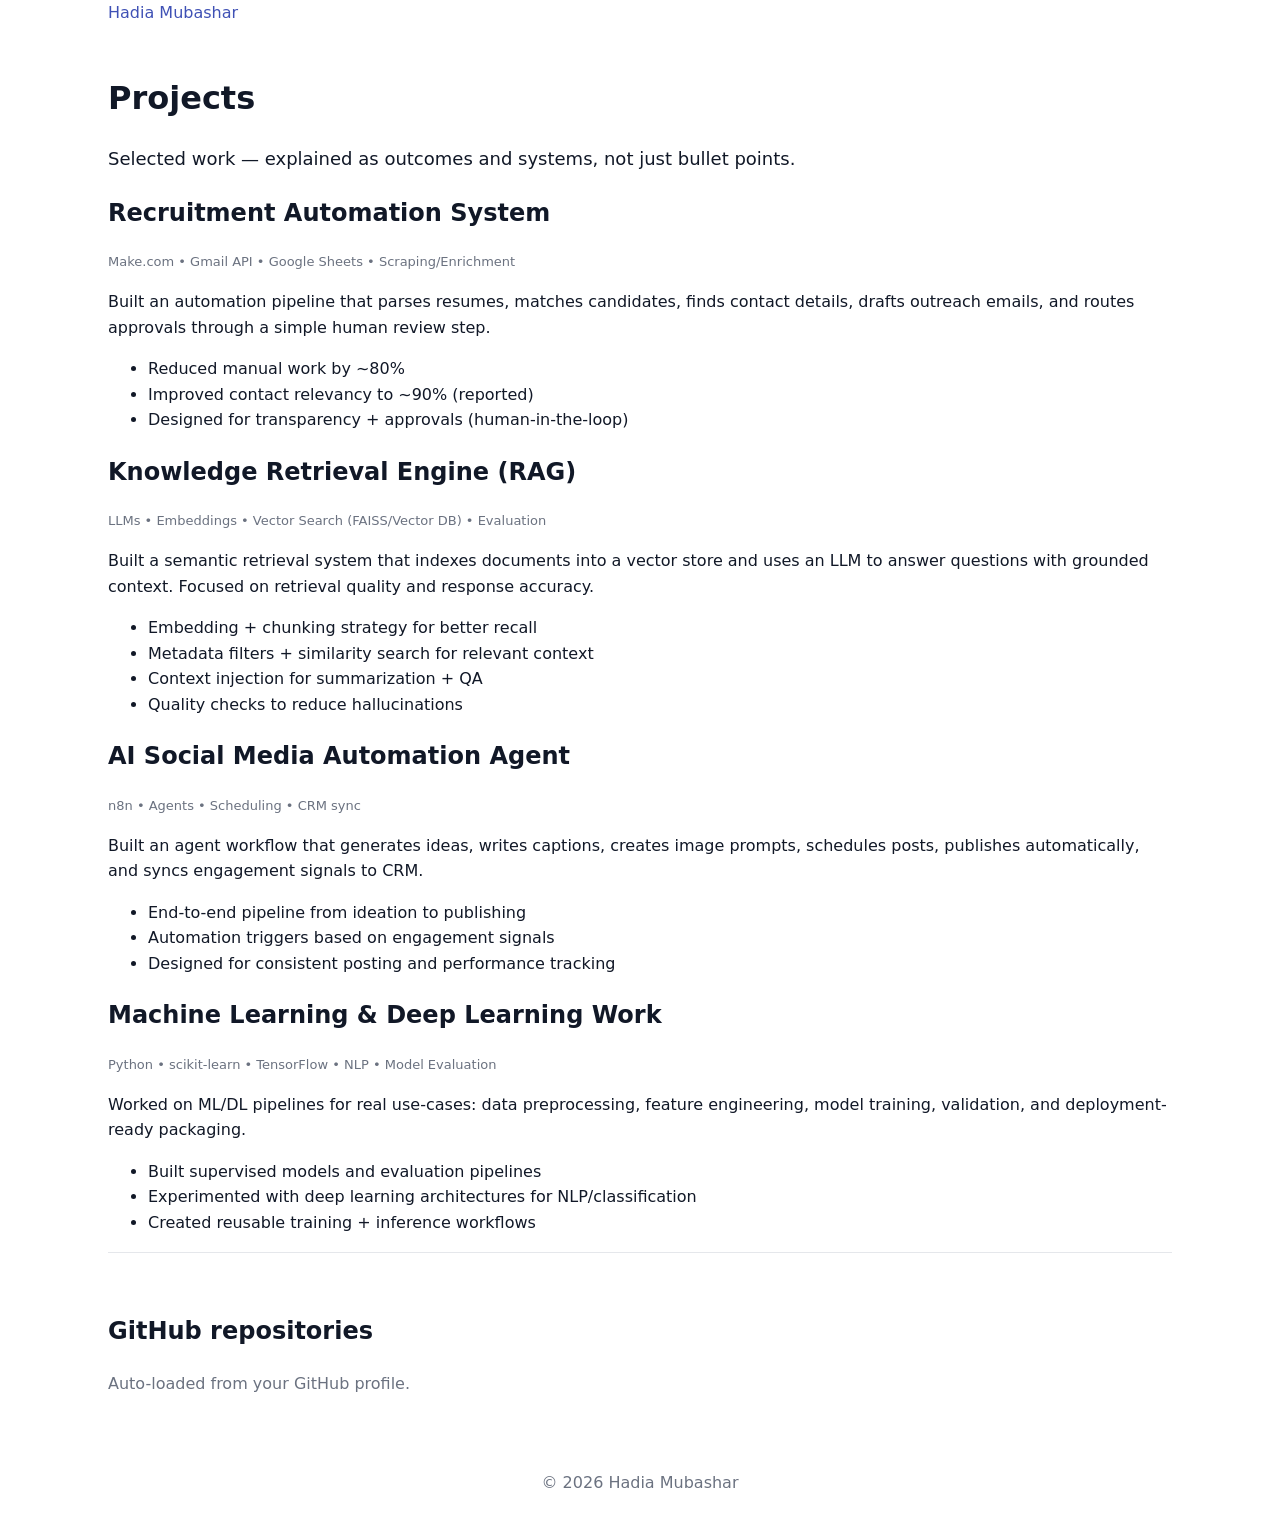
<file: projects.html>
<!doctype html>
<html lang="en">
<head>
  <meta charset="utf-8" />
  <meta name="viewport" content="width=device-width,initial-scale=1" />
  <title>Projects — Hadia Mubashar</title>
  <meta name="description" content="Projects and case studies in automation, AI agents, RAG, and ML/DL." />
  <link rel="icon" href="./assets/favicon.svg" />
  <link rel="stylesheet" href="./assets/styles.css" />
</head>
<body>
  <header class="site-header">
    <div class="container header-inner">
      <a class="logo" href="./">Hadia Mubashar</a>
      <nav class="nav">
        <a href="./">Home</a>
        <a href="./blog.html">Blog</a>
        <a class="active" href="./projects.html">Projects</a>
        <a href="./about.html">About</a>
      </nav>
    </div>
  </header>

  <main class="container page">
    <h1 class="page-title">Projects</h1>
    <p class="lead">Selected work — explained as outcomes and systems, not just bullet points.</p>

    <section class="case card" id="recruitment">
      <h2>Recruitment Automation System</h2>
      <p class="meta">Make.com • Gmail API • Google Sheets • Scraping/Enrichment</p>
      <p>
        Built an automation pipeline that parses resumes, matches candidates, finds contact details,
        drafts outreach emails, and routes approvals through a simple human review step.
      </p>
      <ul class="list">
        <li>Reduced manual work by ~80%</li>
        <li>Improved contact relevancy to ~90% (reported)</li>
        <li>Designed for transparency + approvals (human-in-the-loop)</li>
      </ul>
    </section>

    <section class="case card" id="rag">
      <h2>Knowledge Retrieval Engine (RAG)</h2>
      <p class="meta">LLMs • Embeddings • Vector Search (FAISS/Vector DB) • Evaluation</p>
      <p>
        Built a semantic retrieval system that indexes documents into a vector store and uses an LLM
        to answer questions with grounded context. Focused on retrieval quality and response accuracy.
      </p>
      <ul class="list">
        <li>Embedding + chunking strategy for better recall</li>
        <li>Metadata filters + similarity search for relevant context</li>
        <li>Context injection for summarization + QA</li>
        <li>Quality checks to reduce hallucinations</li>
      </ul>
    </section>

    <section class="case card" id="agents">
      <h2>AI Social Media Automation Agent</h2>
      <p class="meta">n8n • Agents • Scheduling • CRM sync</p>
      <p>
        Built an agent workflow that generates ideas, writes captions, creates image prompts,
        schedules posts, publishes automatically, and syncs engagement signals to CRM.
      </p>
      <ul class="list">
        <li>End-to-end pipeline from ideation to publishing</li>
        <li>Automation triggers based on engagement signals</li>
        <li>Designed for consistent posting and performance tracking</li>
      </ul>
    </section>

    <section class="case card" id="ml">
      <h2>Machine Learning & Deep Learning Work</h2>
      <p class="meta">Python • scikit-learn • TensorFlow • NLP • Model Evaluation</p>
      <p>
        Worked on ML/DL pipelines for real use-cases: data preprocessing, feature engineering,
        model training, validation, and deployment-ready packaging.
      </p>
      <ul class="list">
        <li>Built supervised models and evaluation pipelines</li>
        <li>Experimented with deep learning architectures for NLP/classification</li>
        <li>Created reusable training + inference workflows</li>
      </ul>
    </section>

    <section class="section">
      <h2>GitHub repositories</h2>
      <p class="muted">Auto-loaded from your GitHub profile.</p>
      <div id="repoStatus" class="muted"></div>
      <div id="repoList" class="repo-list"></div>
    </section>

    <footer class="footer">© <span id="year"></span> Hadia Mubashar</footer>
  </main>

  <script src="./assets/config.js"></script>
  <script src="./assets/app.js"></script>
</body>
</html>
</file>
<file: assets/styles.css>
:root{
  --brand:#3f51b5;
  --bg:#ffffff;
  --muted:#6b7280;
  --text:#111827;
  --line:#e5e7eb;
}

*{box-sizing:border-box}
html,body{
  margin:0;padding:0;
  background:var(--bg);color:var(--text);
  font-family: ui-sans-serif, system-ui, -apple-system, Segoe UI, Roboto;
  line-height:1.6
}
a{color:var(--brand);text-decoration:none}
a:hover{text-decoration:underline}

.container{max-width:1100px;margin:0 auto;padding:0 18px}

/* Top bar */
.topbar{position:sticky;top:0;z-index:10;background:var(--brand);color:#fff}
.topbar-inner{display:flex;align-items:center;justify-content:space-between;height:58px}
.brand{font-weight:800;letter-spacing:.6px}
.nav{display:flex;flex-wrap:wrap;align-items:center;gap:2px}
.nav a{color:#fff;margin-left:16px;opacity:.95;white-space:nowrap}
.nav a:hover{opacity:1;text-decoration:none}

/* Hero layout */
.hero{
  display:grid;
  grid-template-columns:320px 1fr;
  gap:40px;
  padding:42px 0 24px;
}
@media (max-width: 900px){
  .hero{grid-template-columns:1fr;gap:22px;padding-top:26px}
}

.left{padding-top:10px}
.photo-wrap{
  width:220px;height:220px;border-radius:999px;overflow:hidden;
  margin:0 auto 18px;border:1px solid var(--line);background:#f3f4f6
}
.photo{width:100%;height:100%;object-fit:cover;display:block}
.photo-fallback{
  width:100%;height:100%;
  display:none;place-items:center;
  font-weight:900;font-size:48px;color:var(--brand);
  background:#e8eaf6;
}

.name{text-align:center;margin:10px 0 6px;font-size:34px;line-height:1.1}
.role{text-align:center;color:var(--muted);font-size:16px;margin-bottom:18px}

.contact-mini{
  border-top:1px solid var(--line);
  padding-top:14px;
  display:grid;
  gap:10px;
  font-size:14px;
}
.contact-mini > div{display:flex;justify-content:space-between;gap:14px}
.contact-mini span:first-child{color:var(--muted)}

.right{padding-top:8px}
.lead{font-size:18px;margin:0 0 14px}
.current{margin:18px 0 0;font-size:18px}

/* Two-column blocks under description */
.two-col{
  display:grid;
  grid-template-columns:1fr 1fr;
  gap:26px;
  margin-top:28px;
}
@media (max-width: 900px){
  .two-col{grid-template-columns:1fr}
}
.block h2{margin:0 0 10px;font-size:24px}
.edu-title{font-weight:800}
.muted{color:var(--muted)}
.small{font-size:13px}

/* Chips */
.chips{display:flex;flex-wrap:wrap;gap:8px}
.chip{
  border:1px solid var(--line);
  padding:6px 10px;
  border-radius:999px;
  font-size:13px;
  background:#fafafa
}

/* Sections */
.section{padding:40px 0;border-top:1px solid var(--line)}
.section-title{font-size:42px;font-weight:400;margin:0 0 18px;color:#1f2937}

/* Research Section */
.research-grid{
  display:grid;
  grid-template-columns:repeat(2,1fr);
  gap:24px;
}
@media (max-width:900px){
  .research-grid{grid-template-columns:1fr}
}
.research-item h3{margin:0 0 6px;font-size:20px}
.research-item p{margin:0;color:var(--muted);max-width:70ch}

/* Projects list style */
.project{padding:14px 0}
.project h3{margin:0 0 6px;font-size:20px}
.meta{color:var(--muted);font-size:13px;margin-bottom:6px}
.project p{margin:0;max-width:85ch}

.plain-list{margin:10px 0 0;padding-left:18px}
.plain-list li{margin:10px 0}

/* Contact */
.contact-grid{display:grid;gap:12px;max-width:520px}
.contact-row{display:grid;grid-template-columns:40px 1fr;align-items:center;gap:12px}
.icon{font-size:20px;opacity:.85}

.footer{padding:18px 0 40px;color:var(--muted);text-align:center}
</file>
